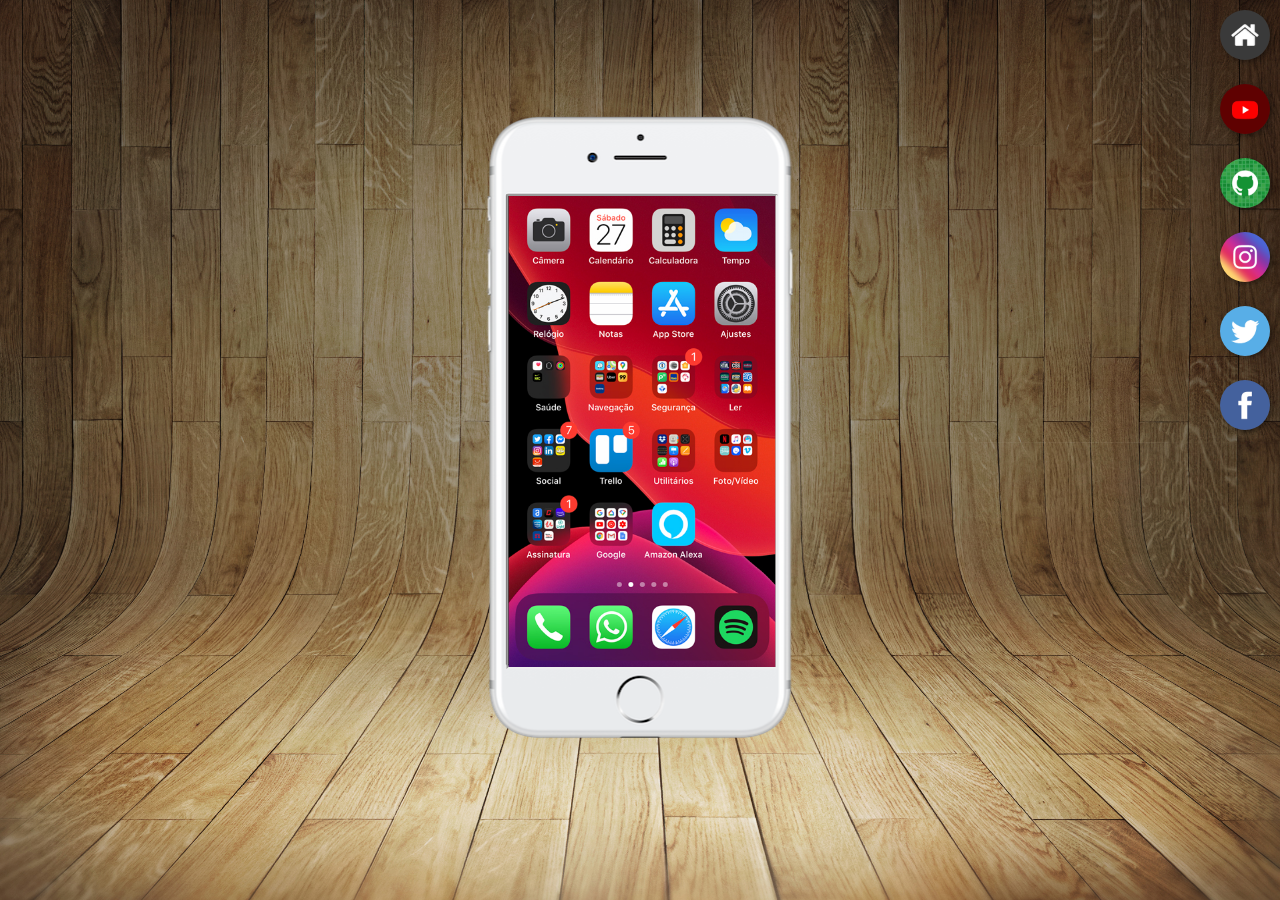
<file: index.html>
<!DOCTYPE html>
<html lang="pt-br">
<head>
    <meta charset="UTF-8">
    <meta http-equiv="X-UA-Compatible" content="IE=edge">
    <meta name="viewport" content="width=device-width, initial-scale=1.0">
    <link rel="shortcut icon" href="favicon.ico" type="image/x-icon">
    <link rel="stylesheet" href="estilos/style.css">
    <title>Projeto Redes Sociais</title>
</head>
<body>
    <main>
        <section id="telefone">
            <iframe src="home.html" name="tela" id="tela"></iframe>
        </section>
        <section id="redes-sociais">
            <a href="home.html" target="tela"><img src="imagens/logo-home.jpg" alt="home"></a><br>
            <a href="youtube.html" target="tela"><img src="imagens/logo-youtube.jpg" alt="youtube"></a><br>
            <a href="github.html" target="tela"><img src="imagens/logo-github.jpg" alt="github"></a><br>
            <a href=""><img src="imagens/logo-instagram.jpg" alt="instagram"></a><br>
            <a href=""><img src="imagens/logo-twitter.jpg" alt="twitter"></a><br>
            <a href=""><img src="imagens/logo-facebook.jpg" alt="facebook"></a><br>
        </section>
    </main>
</body>
</html>
</file>
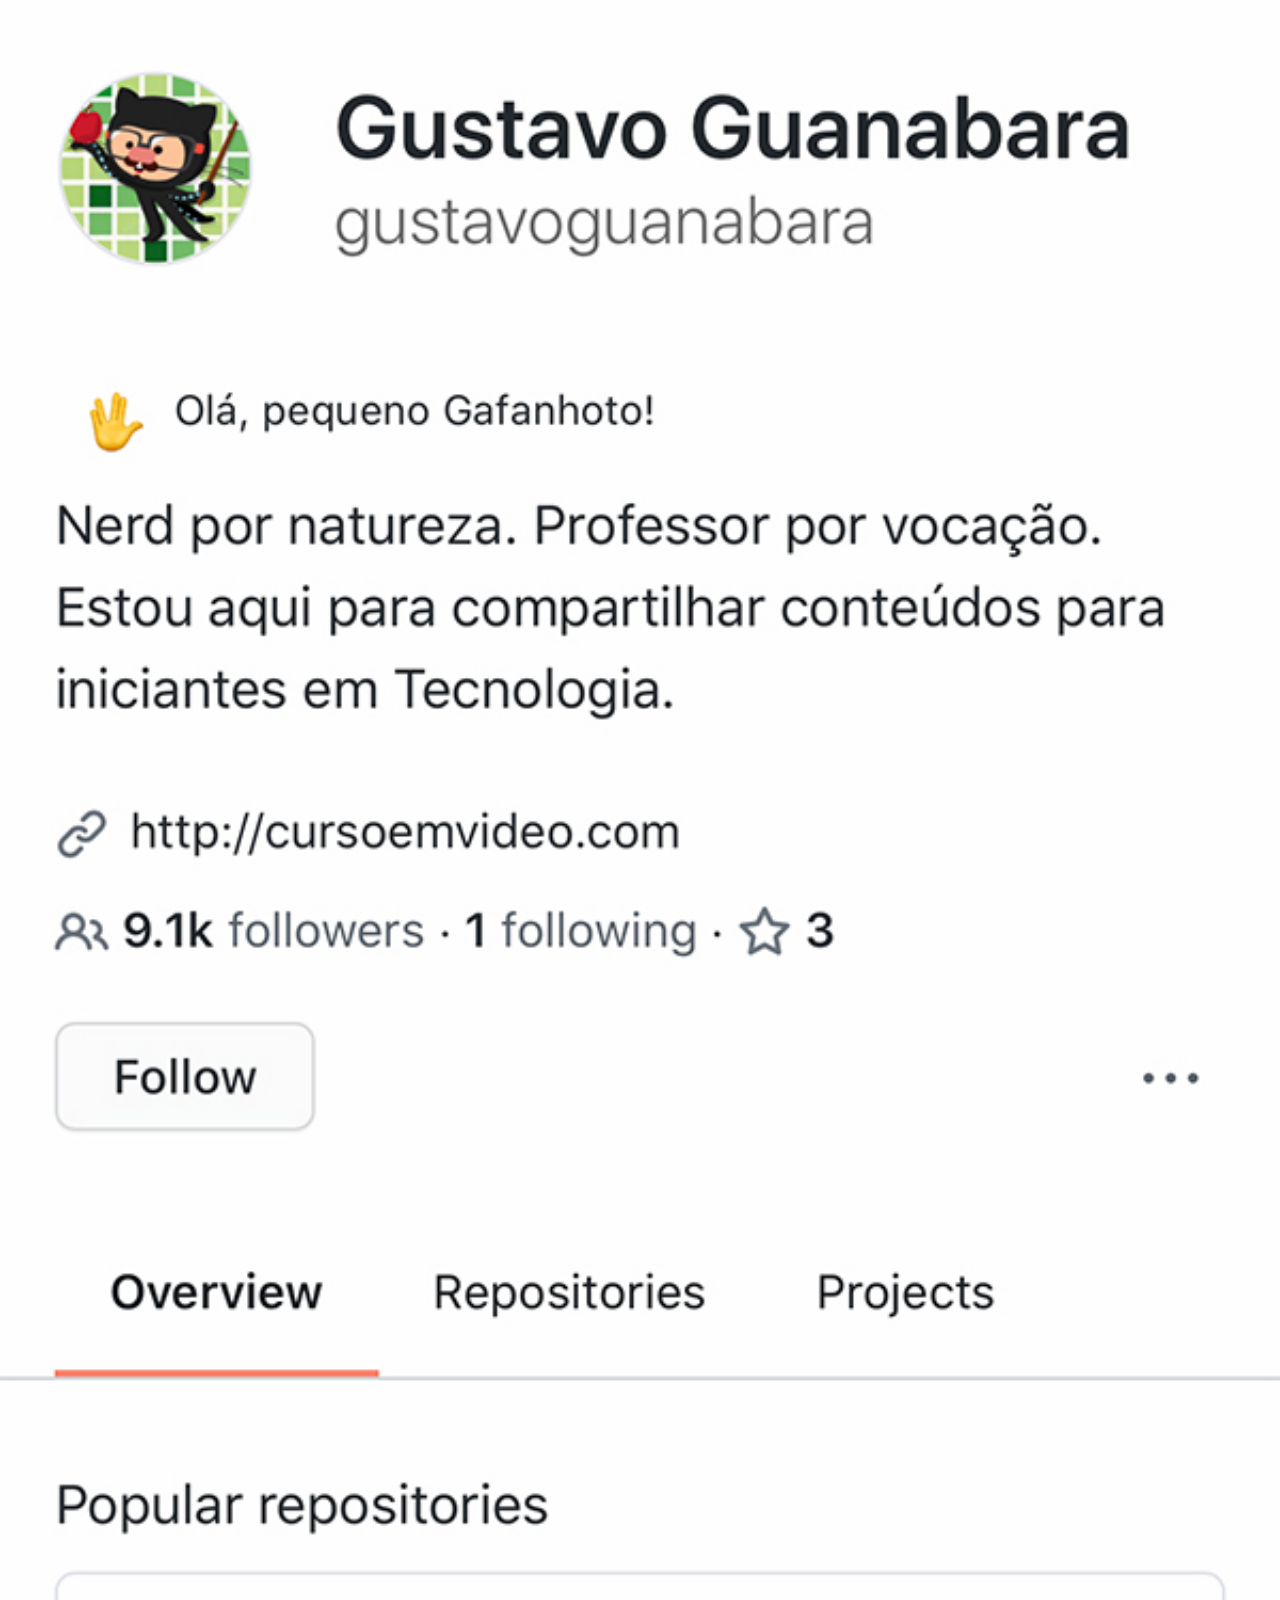
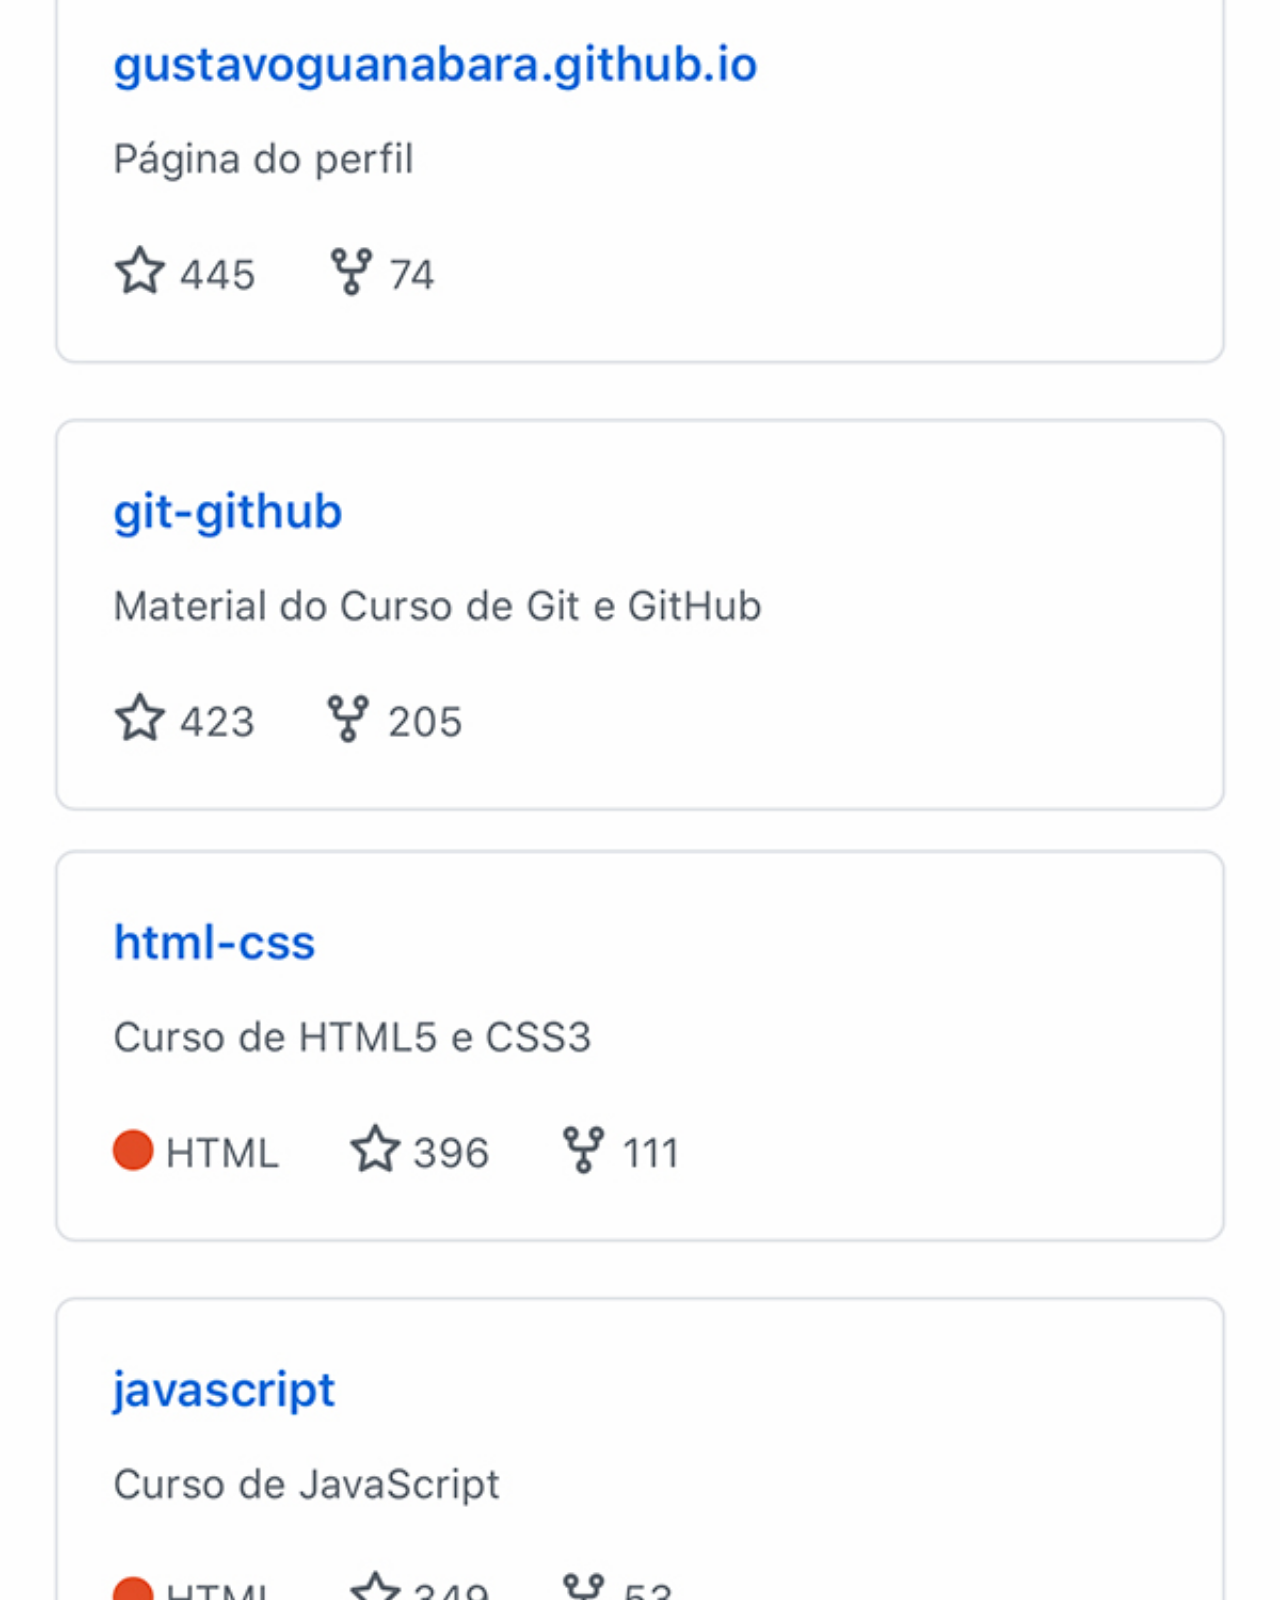
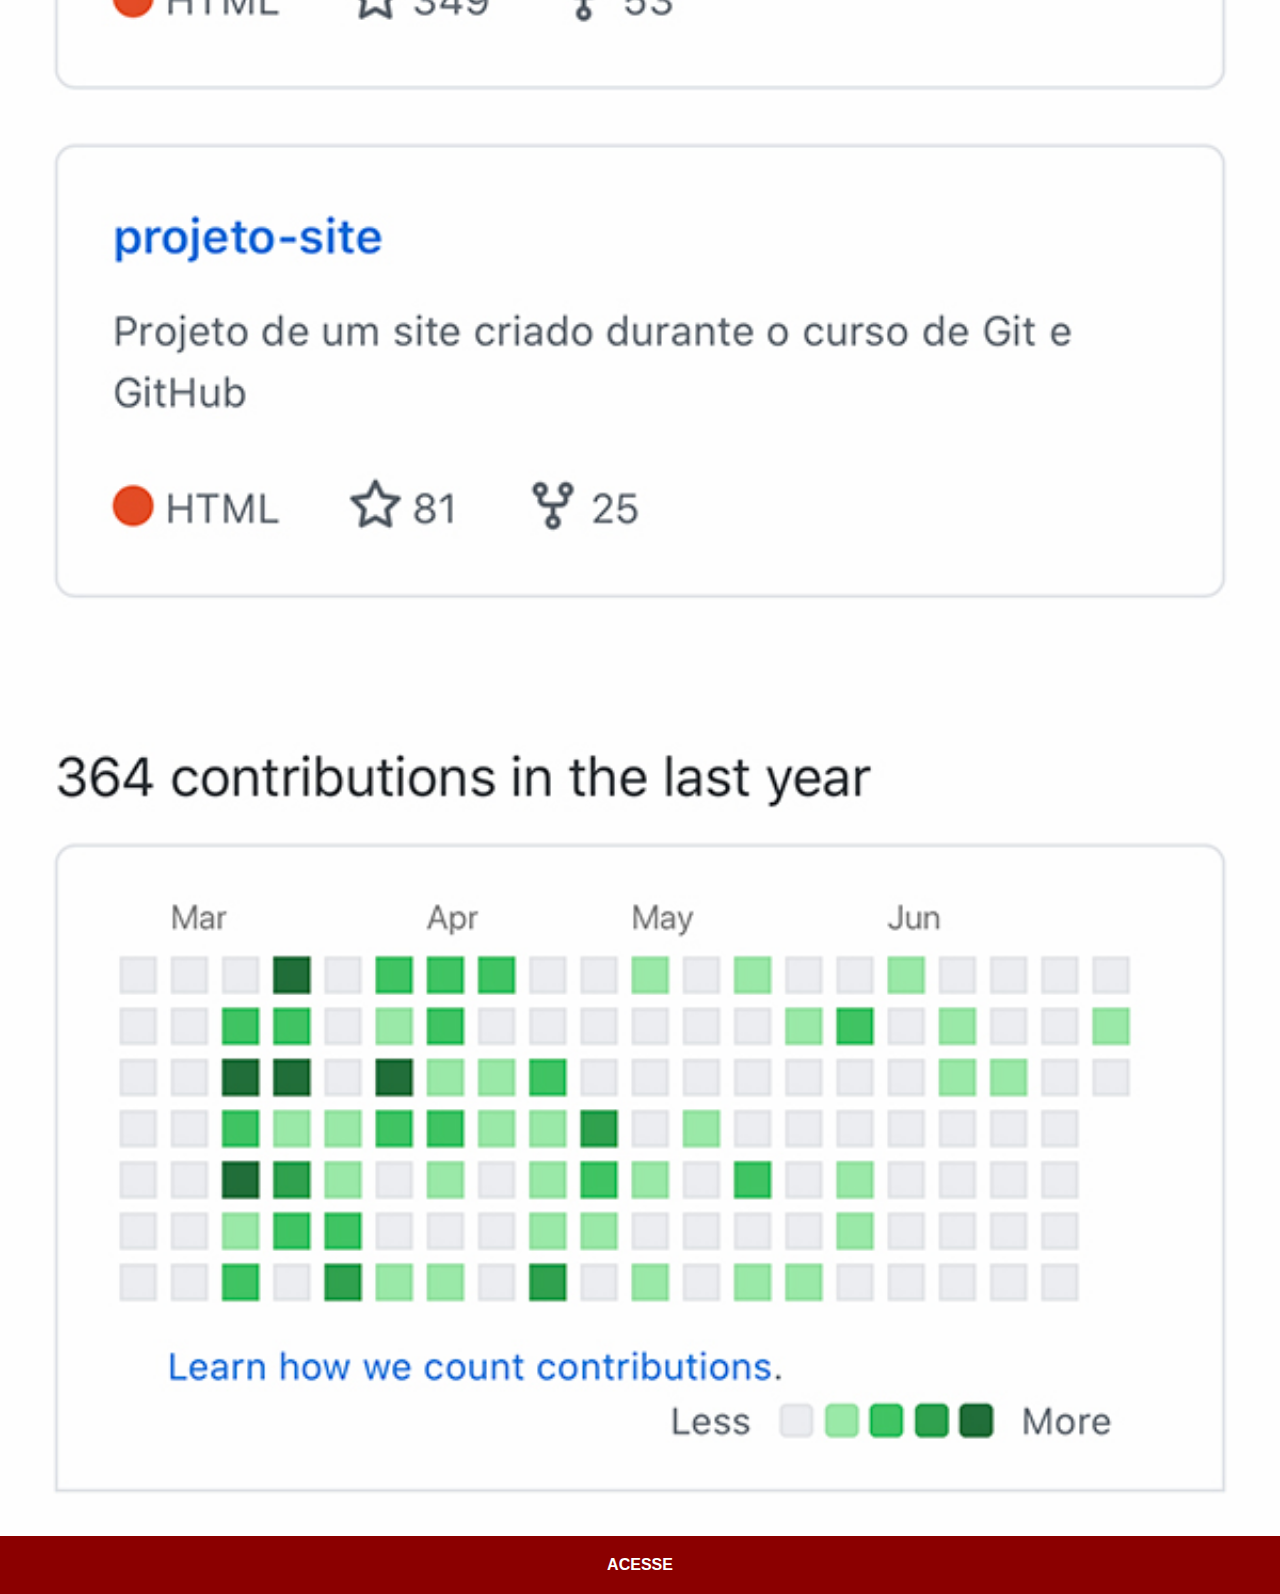
<file: github.html>
<!DOCTYPE html>
<html lang="pt-br">
<head>
    <meta charset="UTF-8">
    <meta http-equiv="X-UA-Compatible" content="IE=edge">
    <meta name="viewport" content="width=device-width, initial-scale=1.0">
    <title>github</title>
    <link rel="stylesheet" href="estilos/social.css">
</head>
<body>
    <img src="imagens/tela-github.jpg" alt="github">
    <a href="https://gustavoguanabara.github.io/" target="_blank">ACESSE</a>
</body>
</html>
</file>
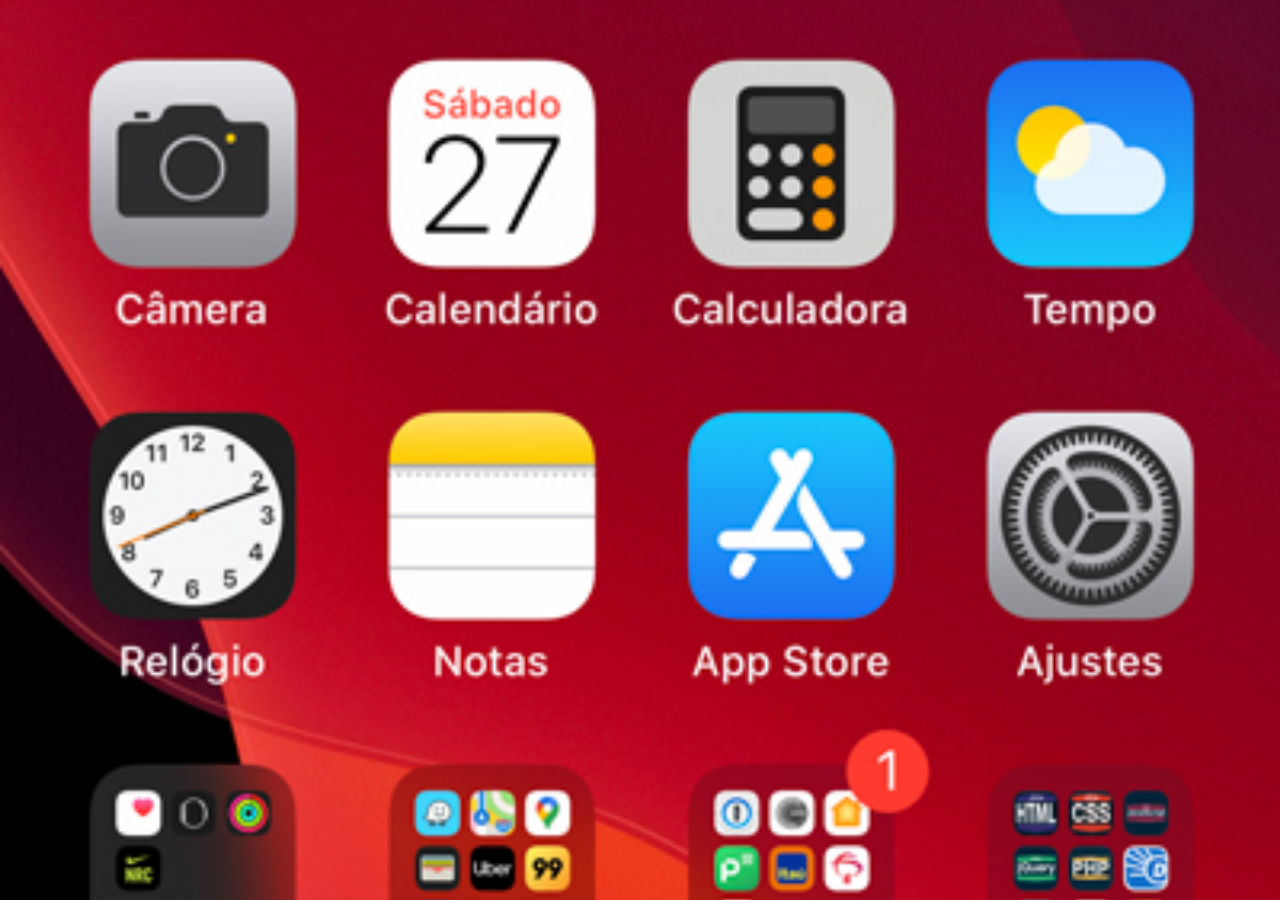
<file: home.html>
<!DOCTYPE html>
<html lang="en">
<head>
    <meta charset="UTF-8">
    <meta http-equiv="X-UA-Compatible" content="IE=edge">
    <meta name="viewport" content="width=device-width, initial-scale=1.0">
    <title>Home</title>
</head>
<style>
    * {
        margin: 0px;
        padding: 0px;
    }

    body {
        height: 100vh;
        width: 100vw;
        background: black url('imagens/tela-home.jpg') no-repeat top center;
        background-size: cover;
    }
</style>
<body>
    
</body>
</html>
</file>
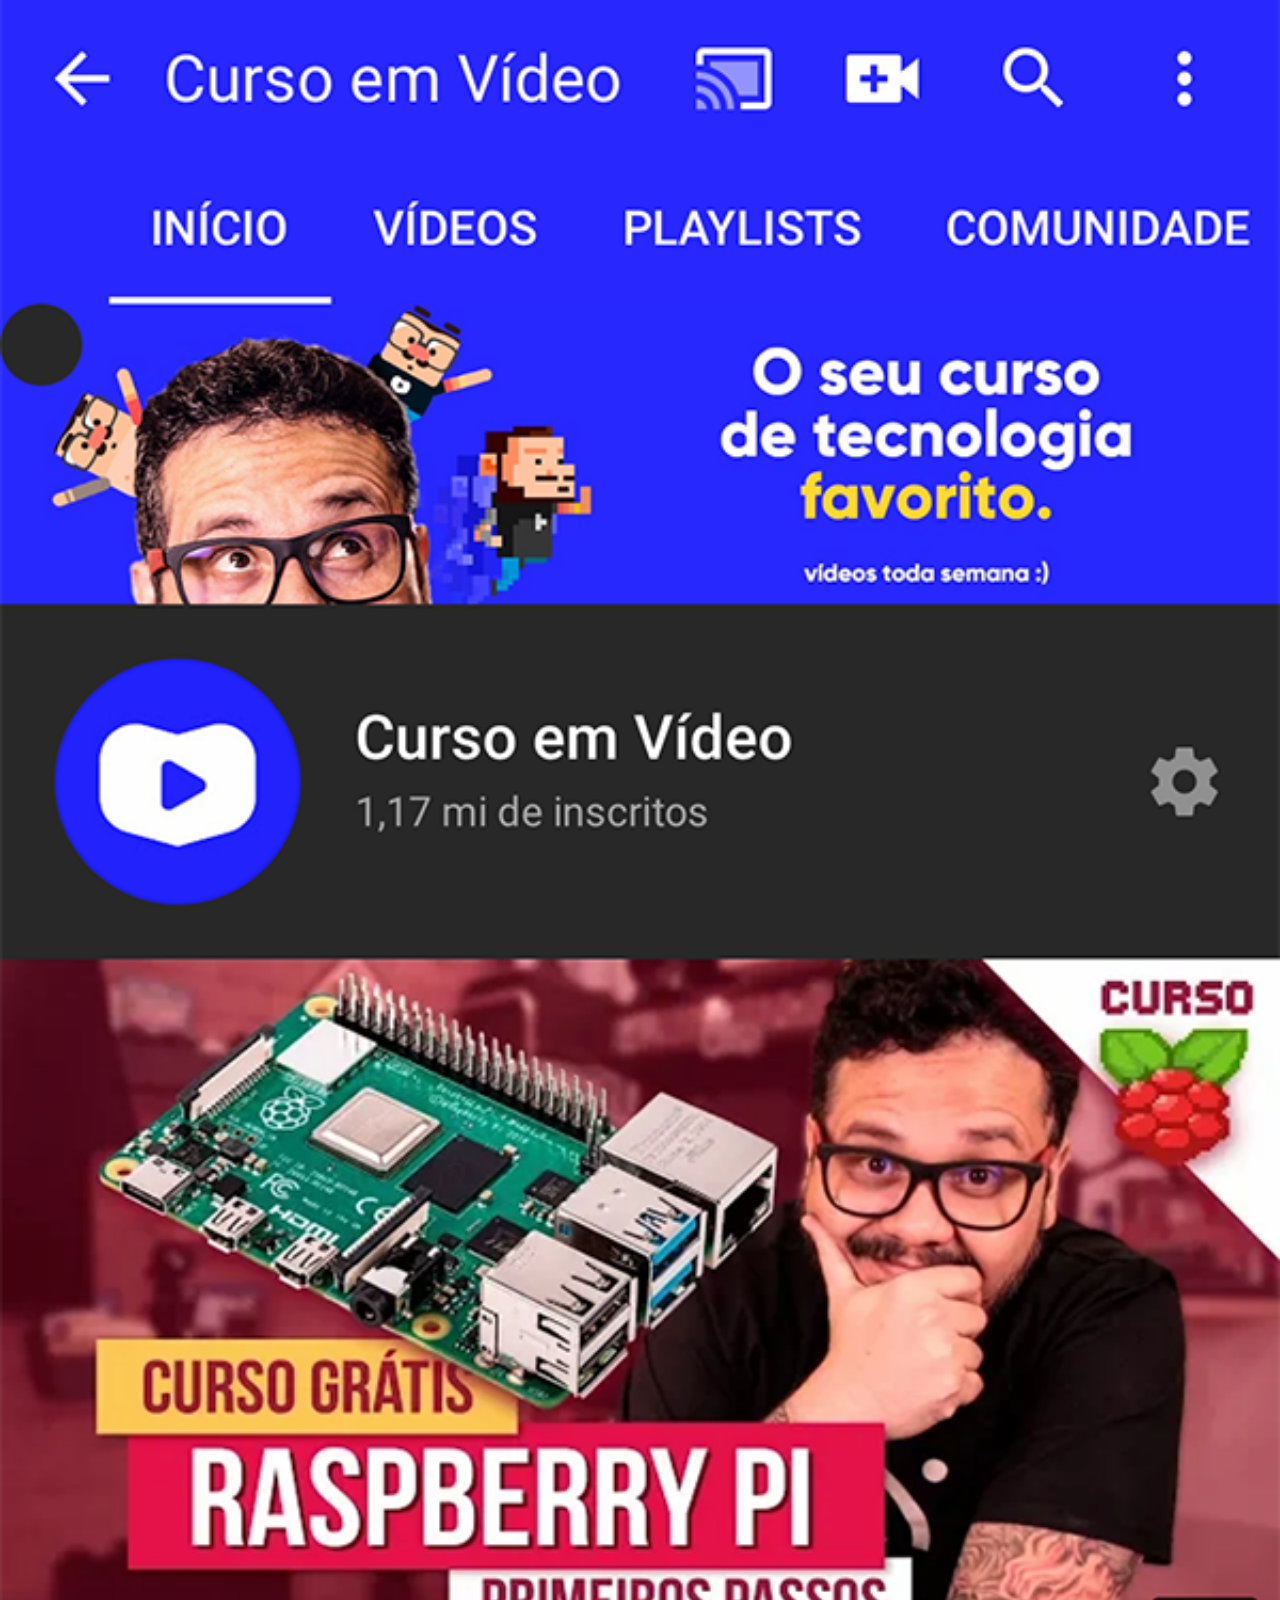
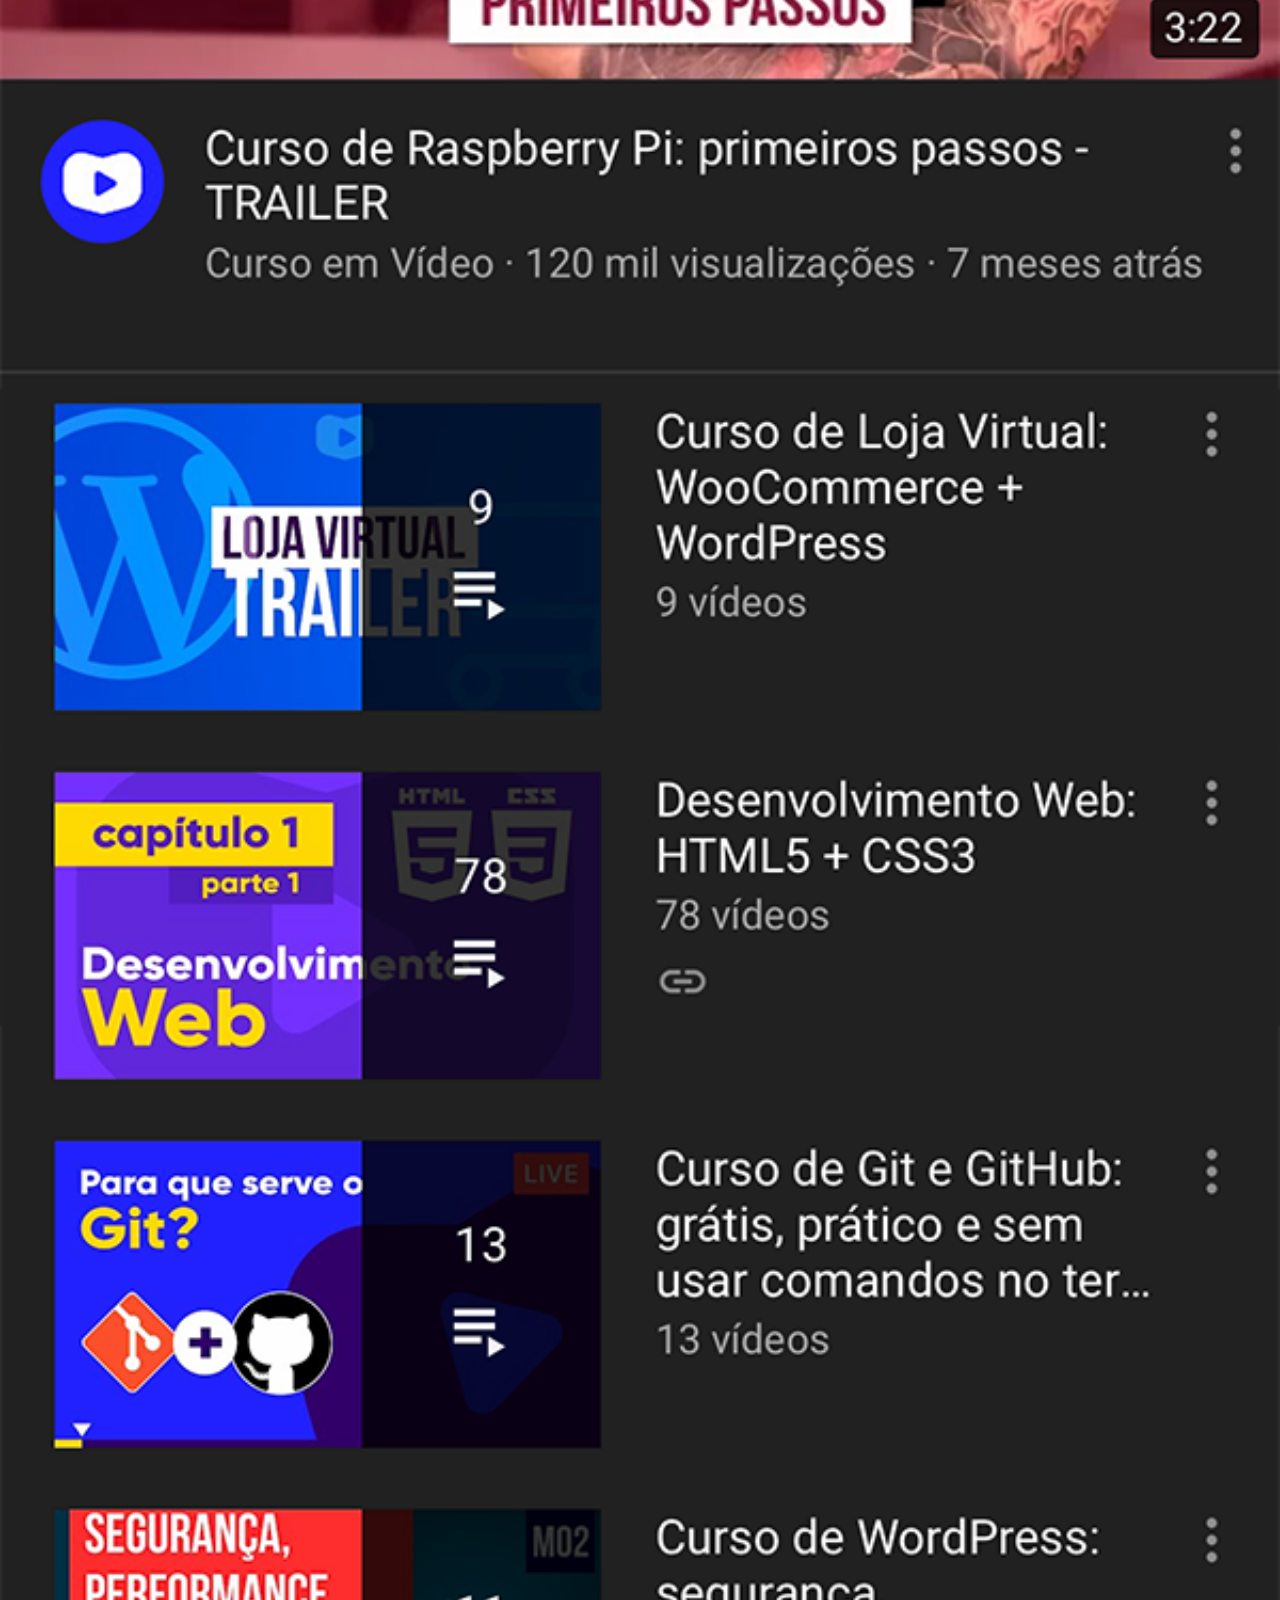
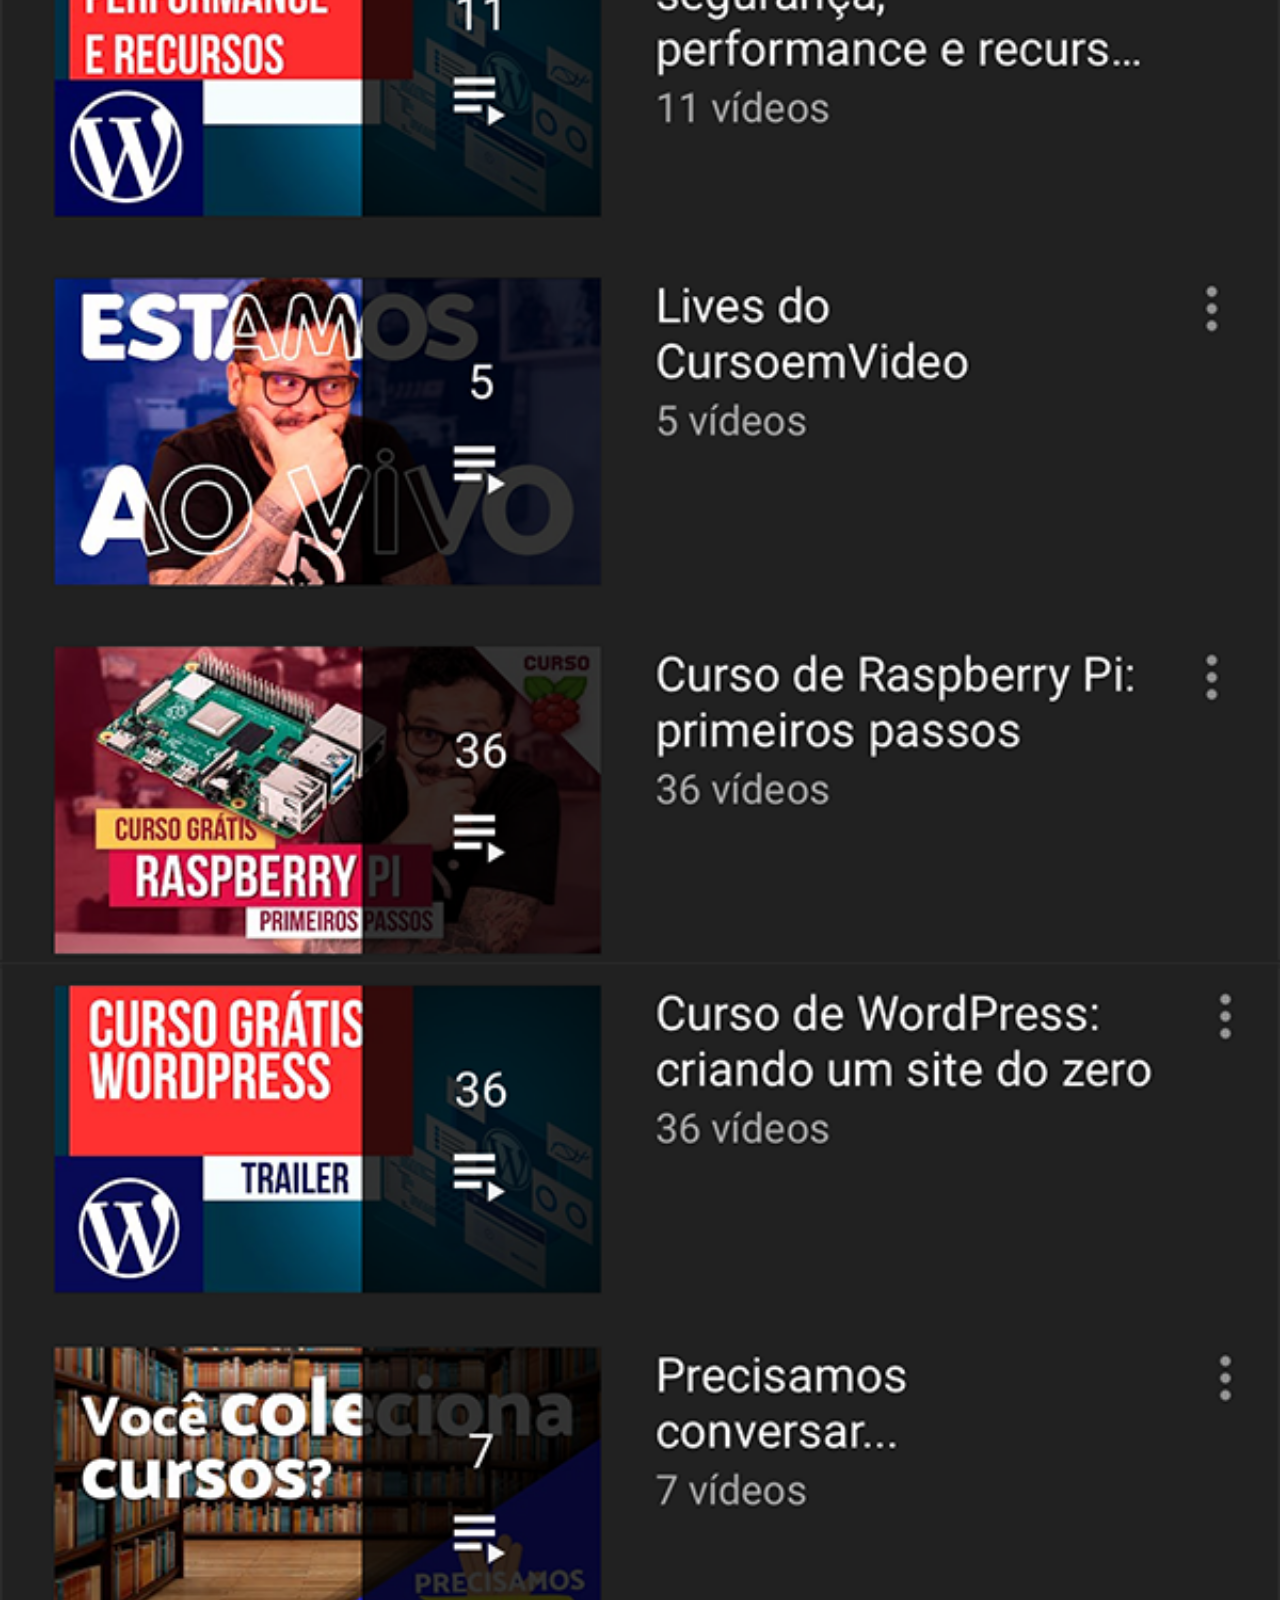
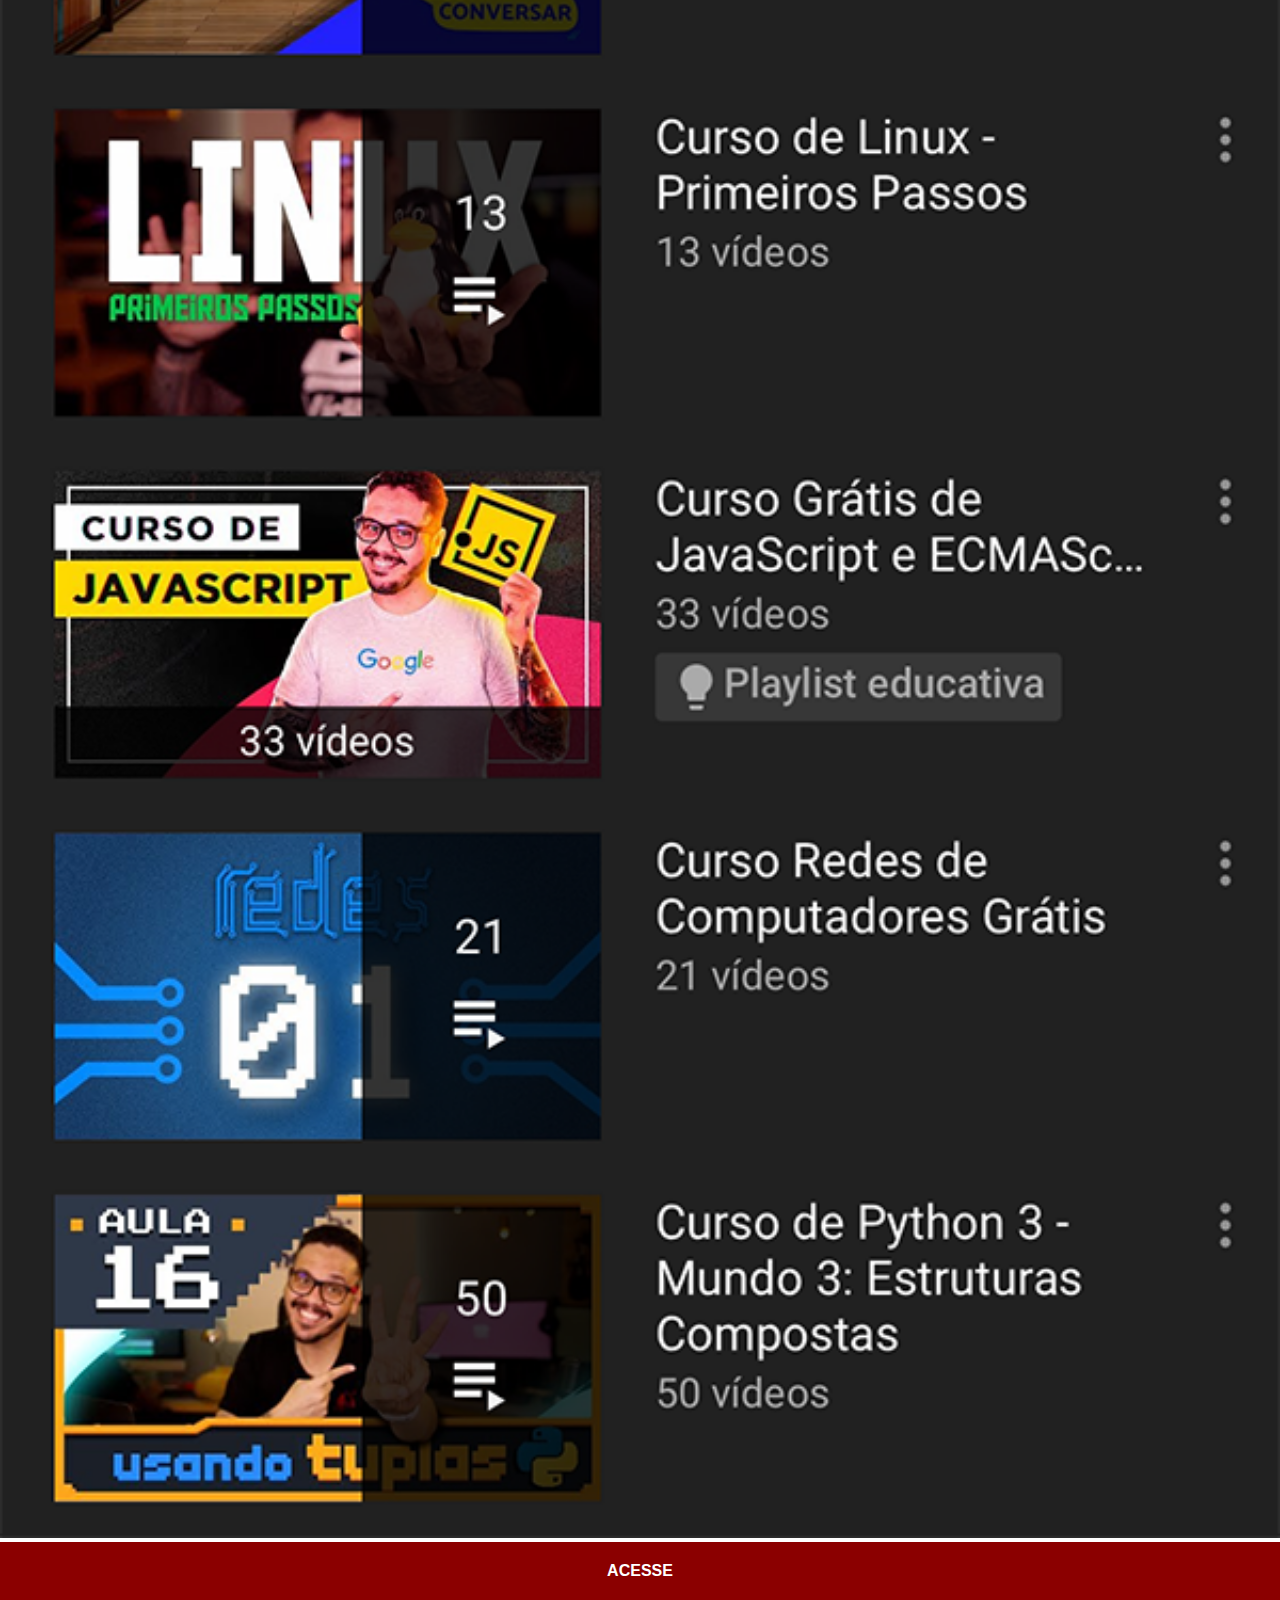
<file: youtube.html>
<!DOCTYPE html>
<html lang="pt-br">
<head>
    <meta charset="UTF-8">
    <meta http-equiv="X-UA-Compatible" content="IE=edge">
    <meta name="viewport" content="width=device-width, initial-scale=1.0">
    <title>Youtube</title>
    <link rel="stylesheet" href="estilos/social.css">
</head>
<body>
    <img src="imagens/tela-youtube.png" alt="Youtube">
    <a href="https://www.youtube.com/c/CursoemV%C3%ADdeo" target="_blank">ACESSE</a>
</body>
</html>
</file>
<file: estilos/style.css>
@charset "utf-8";

* {
    margin: 0px;
    padding: 0px;
    font-family: Arial, Helvetica, sans-serif;
}

html, body {
    height: 100vh;
    width: 100vw;
    background-color: black;
}

body {
    background: url('../imagens/fundo-madeira.jpg') no-repeat top center;
    background-size: cover;
    background-attachment: fixed;
}

main {
    position: relative;
    height: 100vh;
}

section#telefone {
    position: absolute;
    top: 50%;
    left: 50%;
    transform: translate(-50%, -50%);
    height: 672px;
    width: 311px;
    background: url('../imagens/frame-iphone.png') no-repeat;
}

#tela {
    position: relative;
    top: 80px;
    left: 22px;
    width: 267px;
    height: 471px;
}

#redes-sociais {
    text-align: right;
}

#redes-sociais img {
    width: 50px;
    margin: 10px;
    border-radius: 50%;
    box-shadow: 2px 2px 5px rgba(0, 0, 0, 0.400);
    box-sizing: border-box;
}

#redes-sociais img:hover {
    border: 2px solid rgba(255, 255, 255, 0.603);
    transform: translate(-3px, -3px);
    box-shadow: 5px 5px 10px rgba(0, 0, 0, 0.600);
    transition: 0.2s;
}
</file>
<file: estilos/social.css>
@charset "utf-8";

*{
    margin: 0px;
    padding: 0px;
    font-family: Arial, Helvetica, sans-serif;
}

::-webkit-scrollbar { /*esconder barra de rolagem*/
    width: 0px;
    height: 0px;
}

img {
    width: 100vw;
}

a {
    display: block;
    background-color: darkred;
    color: white;
    padding: 20px;
    text-align: center;
    font-weight: bolder;
    text-decoration: none;
}

a:hover {
    background-color: red;
}
</file>
